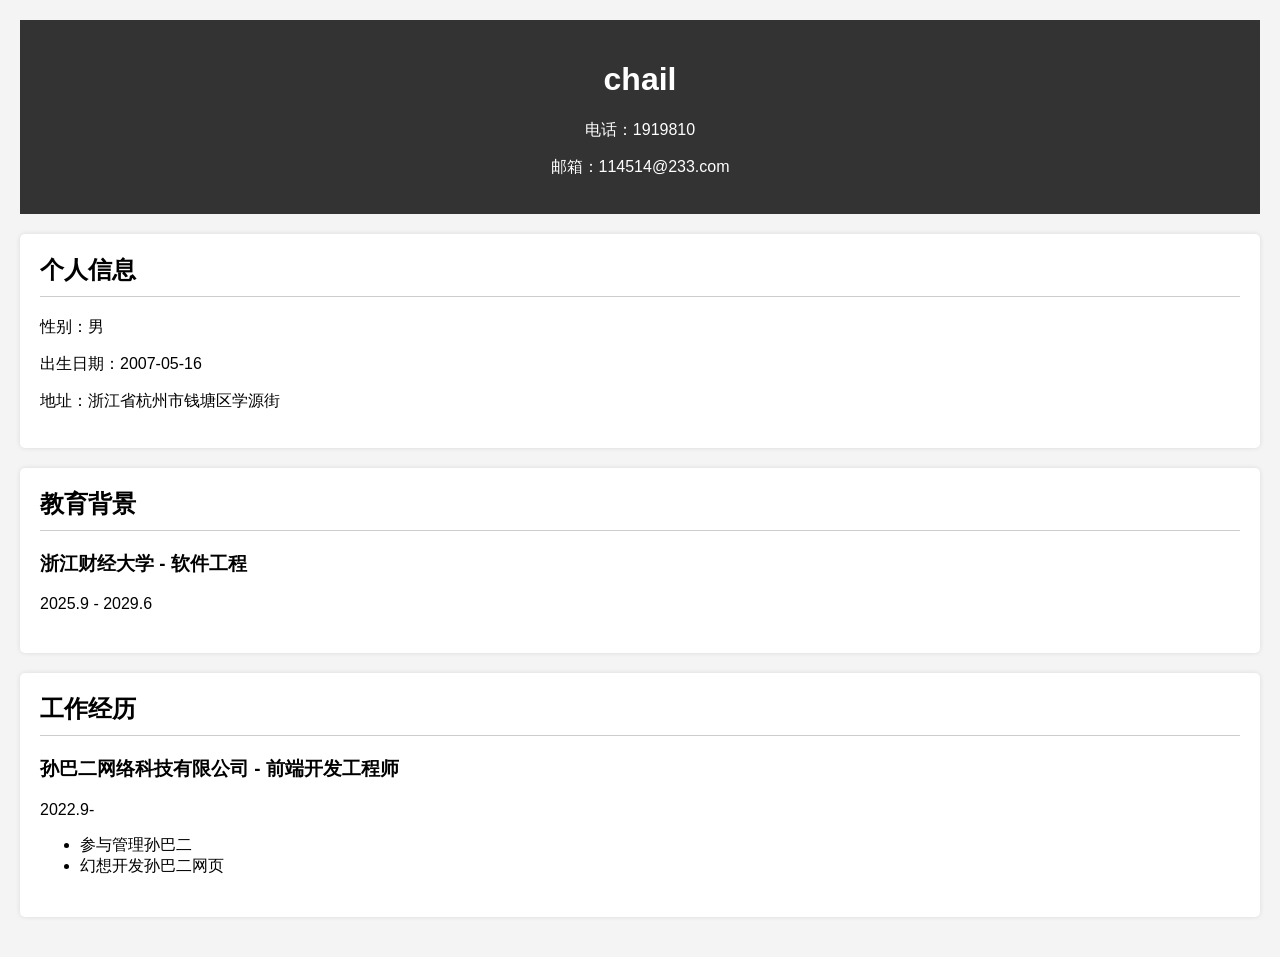
<file: CV/index.html>
<!DOCTYPE html>
<html lang="zh-CN">
<head>
    <meta charset="UTF-8">
    <meta name="viewport" content="width=device-width, initial-scale=1.0">
    <title>个人简历</title>
    <!-- 链接外部样式表 -->
    <link rel="stylesheet" href="style.css">
</head>
<body>
    <!--页面头部-->
    <header>
        <h1>chail</h1>
        <p>电话：1919810</p>
        <p>邮箱：114514@233.com</p>
    </header>

    <!--信息部分-->
    <section id = "personal-info">
        <h2>个人信息</h2>
        <p>性别：男</p>
        <p>出生日期：2007-05-16</p>
        <p>地址：浙江省杭州市钱塘区学源街</p>
    </section>

    <!-- 教育背景 -->
    <section id = "education">
        <h2>教育背景</h2>
        <div class="education-item">
            <h3>浙江财经大学 - 软件工程</h3>
            <p>2025.9 - 2029.6</p>
        </div>
    </section>

    <!-- 工作部分 -->
    <section id = "work-history">
        <h2>工作经历</h2>
        <div class="work-item">
            <h3>孙巴二网络科技有限公司 - 前端开发工程师</h3>
            <p>2022.9-</p>
            <ul>
                <li>参与管理孙巴二</li>
                <li>幻想开发孙巴二网页</li>
            </ul>
        </div>
    </section>
</body>
</html>
</file>
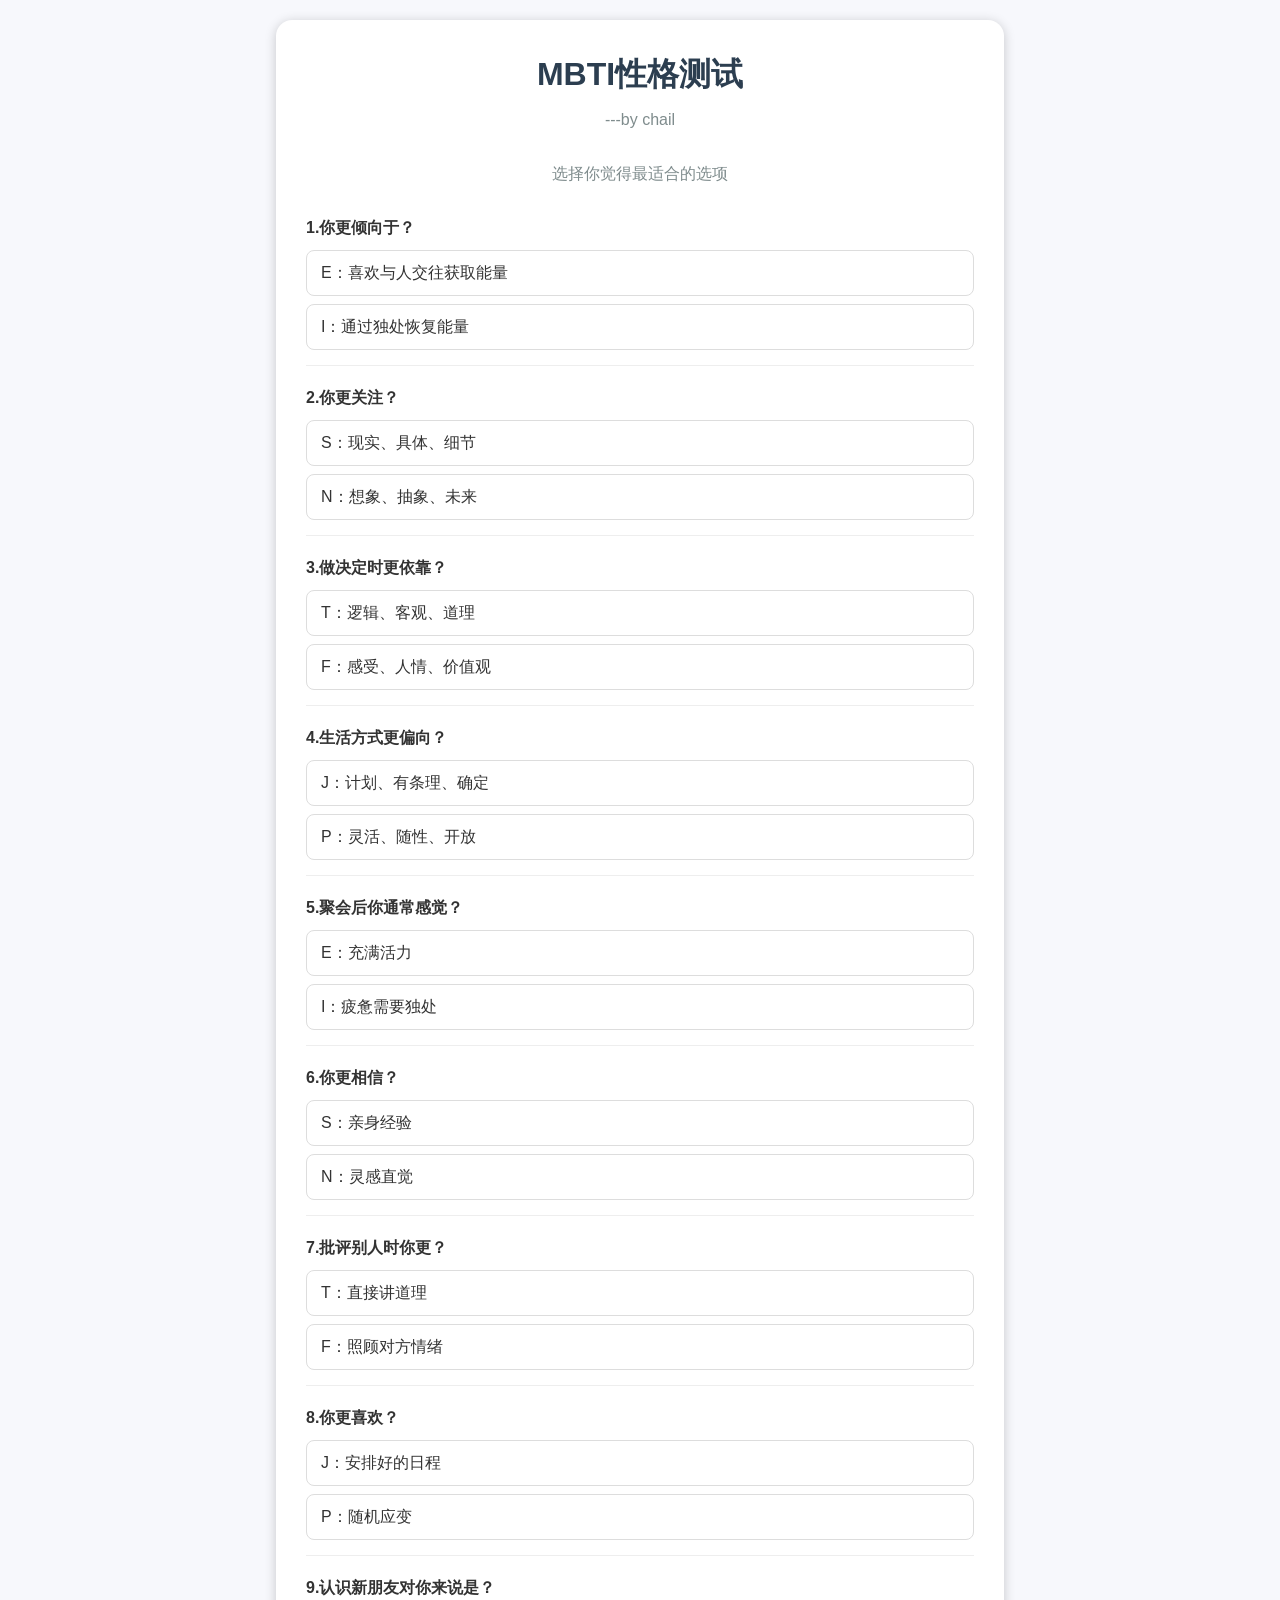
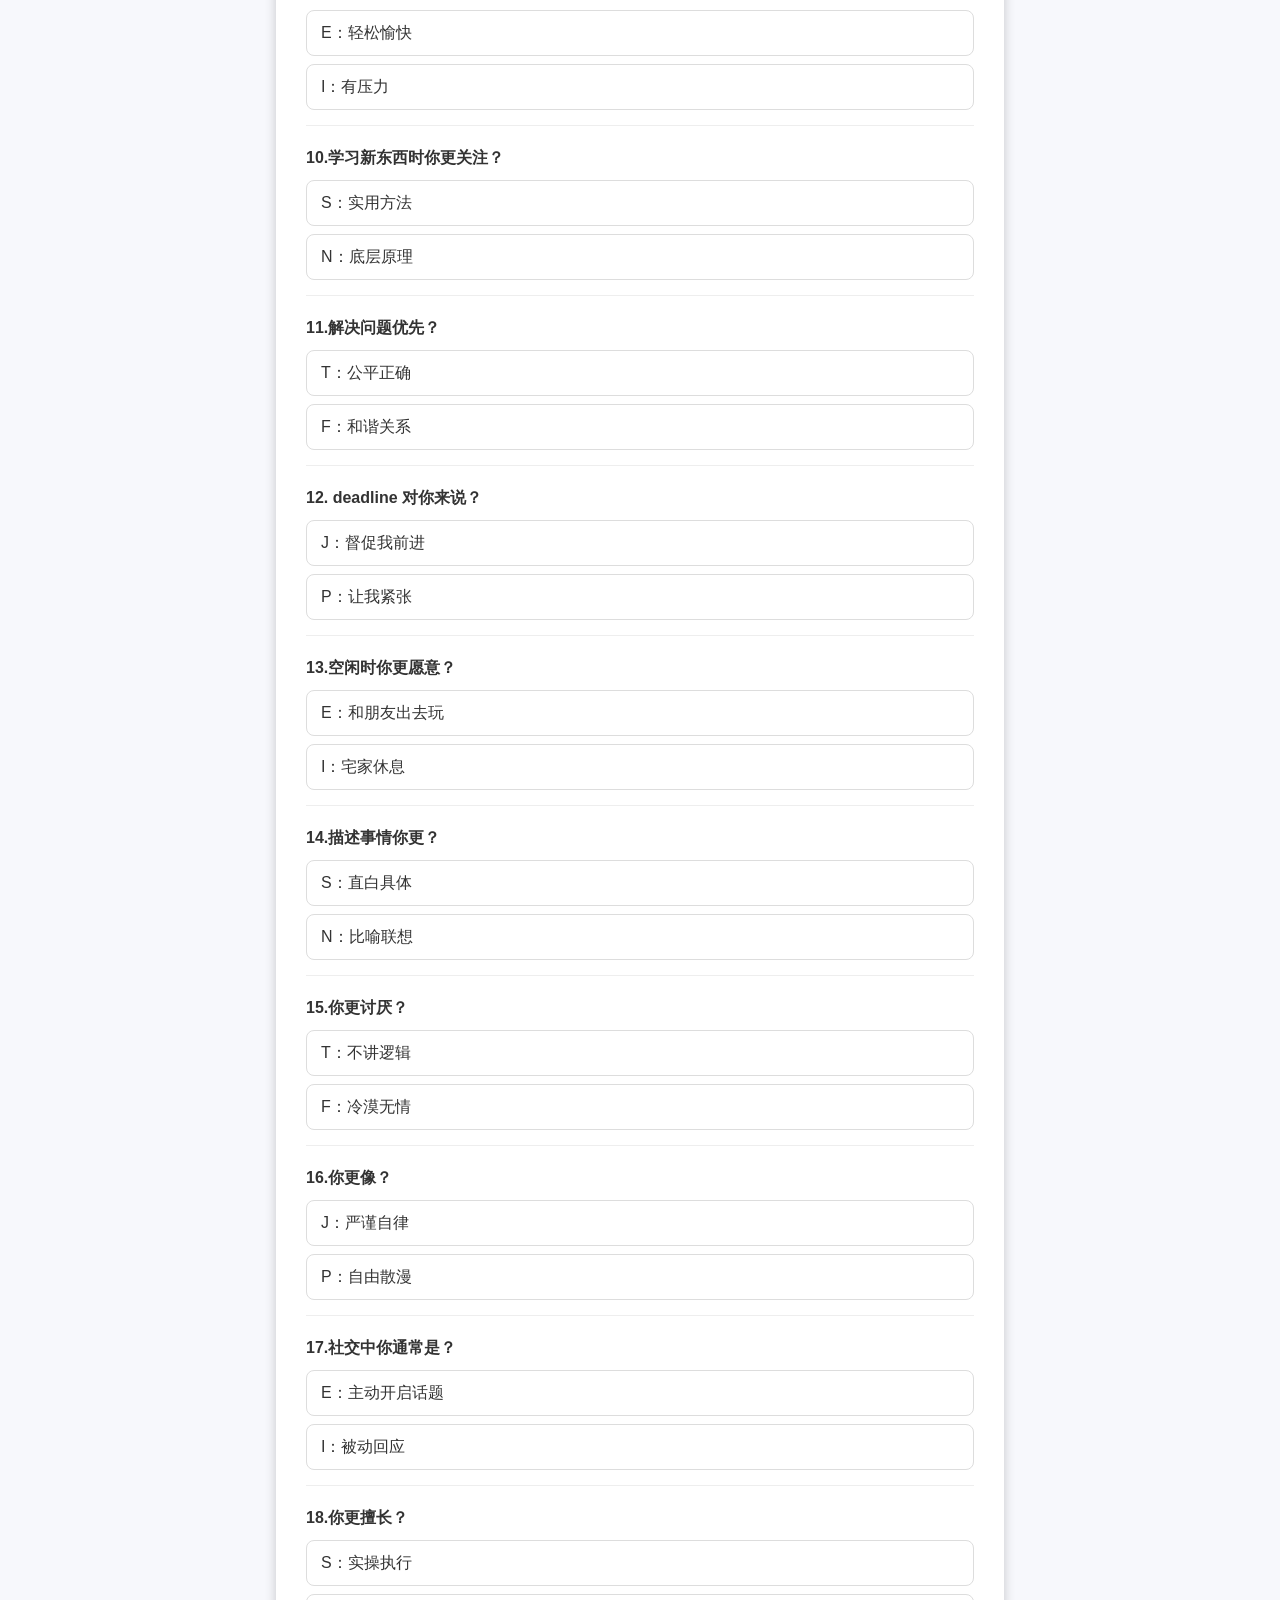
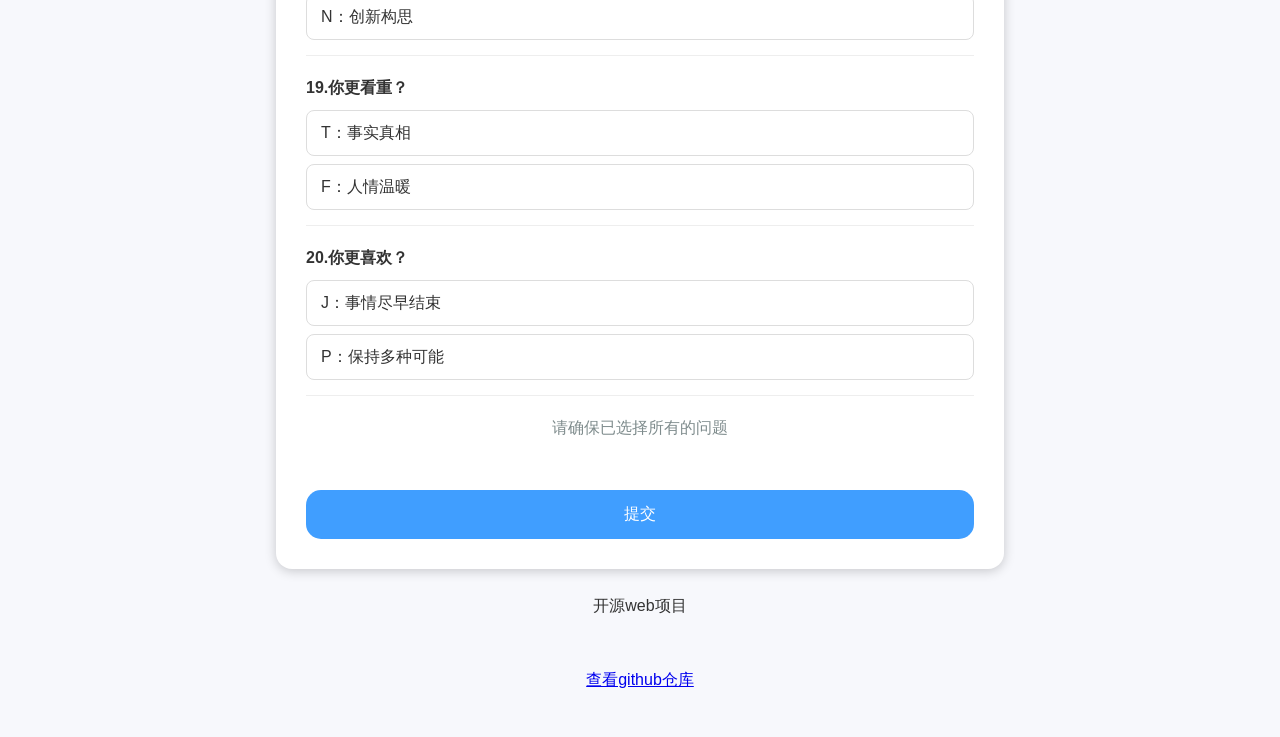
<file: mbtipj/index.html>
<!DOCTYPE html>
<html lang="zh-CN">
<head>
    <meta charset="UTF-8">
    <meta name="viewport" content="width=device-width, initial-scale=1.0">
    <title>MBTI性格测试</title>
    <link rel="stylesheet" href="style.css">
</head>
<body>
    <div class="container">
        <h1>MBTI性格测试</h1>
        <div class="desc">---by chail</div>
        <div class="desc">选择你觉得最适合的选项</div>
        <!--题目区域-->
        <div id="quiz-container" class="quiz-container"></div>
        <!--提交按钮-->
        <div class="desc">请确保已选择所有的问题</div>
        <button id="submit-btn" class="submit-btn">提交</button>
        <!--结果区域-->
        <div id="result" class="result hidden"></div>
    </div>
    <footer>开源web项目</footer>
    <footer><a href="https://github.com/chail233/WebDev-ProjectsForStudy--by-chail">查看github仓库</a></footer>
    <script src="script.js"></script>
</body>
</html>
</file>
<file: CV/style.css>
body{
    font-family: Arial, sans-serif;
    margin: 0;
    padding: 20px;
    background-color: #f4f4f4;
}
header{
    text-align: center;
    background-color: #333;
    color: white;
    margin-bottom: 20px;
    padding: 20px;
}
section{
    background-color: white;
    padding: 20px;
    margin-bottom: 20px;
    border-radius: 5px;
    box-shadow: 0 0 5px rgba(0,0,0,0.1);
}
h2{
    border-bottom: 1px solid #ccc;
    padding-bottom: 10px;
    margin-top: 0;
}
.education-item,.work-item{
    margin-bottom: 20px;
}
/*响应式设计，屏幕宽度小于600px*/
@media(max-width:600px){
    body{
        padding: 10px;
    }

    header{
        padding: 10px;
    }

    section{
        padding: 10px;
    }
}
</file>
<file: mbtipj/style.css>
* {
    margin: 0;
    padding: 0;
    box-sizing: border-box;
    font-family: "PingFang SC", "Microsoft YaHei", sans-serif;
}
body {
    background-color: #f7f8fc;
    width: 60%;
    padding: 20px;
    margin: 0 auto;
    color: #333;
    line-height: 1.5;
}

.container{
    background: white;
    padding: 30px;
    border-radius: 16px;
    box-shadow: 0 2px 12px rgba(0,0,0,0.2);
}

h1{
    text-align: center;
    margin-bottom: 10px;
    color: #2c3e50;
}

.desc{
    text-align: center;
    color: #7f8c8d;
    margin-bottom: 30px;
}

.question{
    margin: 20px 0;
    padding-bottom: 15px;
    border-bottom: 1px solid #eee;
}
.question-title{
    font-weight: bold;
    margin-bottom: 10px;
    font-size: 16px;
}
.options{
    display: flex;
    flex-direction: column;
    gap: 8px;
}
.option{
    padding: 10px 14px;
    border: 1px solid #ddd;
    border-radius: 8px;
    cursor: pointer;
    transition: 0.3s;
}
.option:hover{
    transform: scale(1.05) translateY(-5px);
    background-color: #f1f5f9;
    border-color: #ccc;
}
.option.selected{
    background-color: #409eff;
    color: white;
    border-color: #409eff;
}
.submit-btn{
    width: 100%;
    padding: 14px;
    background-color: #409eff;
    color: white;
    border: none;
    border-radius: 15px;
    font-size: 16px;
    margin-top: 20px;
    cursor: pointer;
    transition: 0.2s;
}
.submit-btn:hover{
    background-color: #338eff;
}

.result{
    margin-top: 30px;
    padding: 20px;
    background-color: #f8f9fa;
    border-radius: 12px;
    text-align: center;
}
.result h2{
    font-size: 24px;
    color: #e74c3c;
    margin-bottom: 10px;
}

.type{
    font-size: 36px;
    font-weight: bold;
    color: #2c3e50;
    margin: 10px 0;
}

.desc-result{
    font-size: 15px;
    color: #555;
    line-height: 1.7;
    text-align: left;
    margin-top: 10px;
}

.hidden{
    display: none;
}

footer{
    padding: 25px;
    text-align: center;
}
</file>
